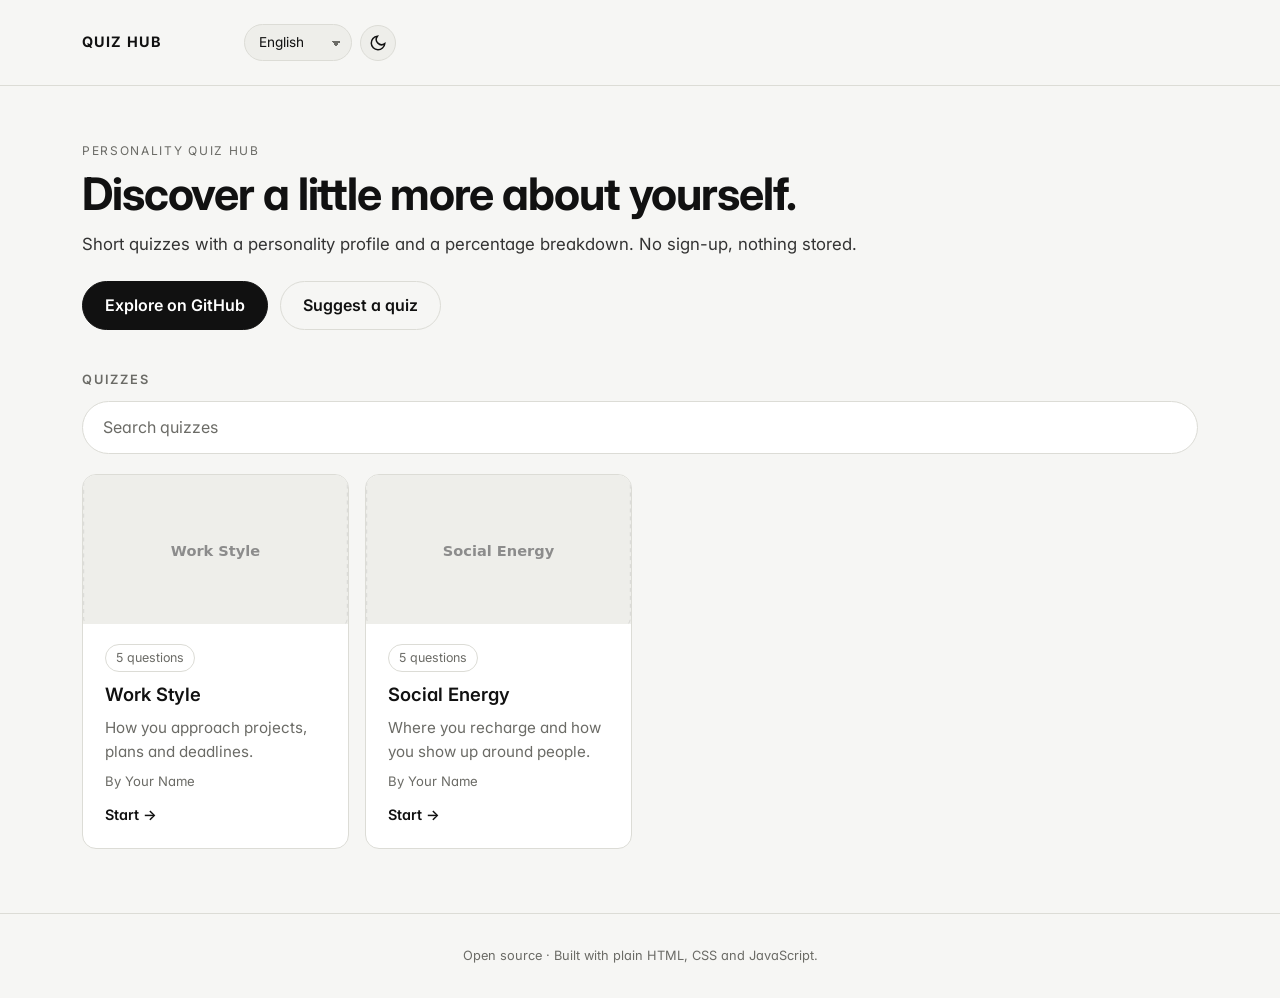
<file: index.html>
<!doctype html>
<html lang="en">
<head>
  <meta charset="utf-8">
  <meta name="viewport" content="width=device-width, initial-scale=1">
  <title data-i18n="site_title">Quiz Hub</title>
  <link rel="icon" href="assets/img/favicon.svg" type="image/svg+xml">
  <meta name="description" content="Short personality quizzes with instant results and percentage breakdowns.">
  <script>
    (function () {
      try {
        var t = localStorage.getItem('qh.theme') ||
          (matchMedia('(prefers-color-scheme: light)').matches ? 'light' : 'dark');
        document.documentElement.dataset.theme = t;
      } catch (e) { document.documentElement.dataset.theme = 'dark'; }
    })();
  </script>
  <link rel="preconnect" href="https://fonts.googleapis.com">
  <link rel="preconnect" href="https://fonts.gstatic.com" crossorigin>
  <link href="https://fonts.googleapis.com/css2?family=Inter:wght@400;500;600;700&display=swap" rel="stylesheet">
  <link rel="stylesheet" href="assets/css/styles.css">
</head>
<body data-base="">
  <header class="site-header">
    <div class="wrap bar">
      <a class="brand" href="index.html" data-i18n="site_title">Quiz Hub</a>
      <div class="controls" data-controls></div>
    </div>
  </header>

  <main class="wrap">
    <section class="hero">
      <p class="eyebrow" data-i18n="hero_eyebrow">Personality Quiz Hub</p>
      <h1 data-i18n="hero_title">Discover a little more about yourself.</h1>
      <p class="lead" data-i18n="hero_lead">Short quizzes with a personality profile and a percentage breakdown. No sign-up, nothing stored.</p>
      <div class="btn-row">
        <a class="btn btn-primary" data-i18n="explore_github" data-repo-path="" target="_blank" rel="noopener">Explore on GitHub</a>
        <a class="btn btn-ghost" data-i18n="suggest_quiz" data-repo-path="/issues/new?template=new-quiz.md&amp;labels=quiz" target="_blank" rel="noopener">Suggest a quiz</a>
      </div>
    </section>

    <h3 class="section-title" data-i18n="quizzes_title">Quizzes</h3>
    <div class="search-wrap">
      <input id="quiz-search" class="search" type="search" autocomplete="off" aria-label="Search quizzes">
    </div>
    <div id="quiz-grid" class="grid"></div>
    <p id="quiz-empty" class="empty hidden"></p>
  </main>

  <footer class="site-footer" data-i18n="footer">Open source · Built with plain HTML, CSS and JavaScript.</footer>

  <script src="assets/js/i18n.js"></script>
  <script src="assets/js/core.js"></script>
  <script src="assets/js/catalog.js"></script>
  <script src="assets/js/home.js"></script>
</body>
</html>
</file>
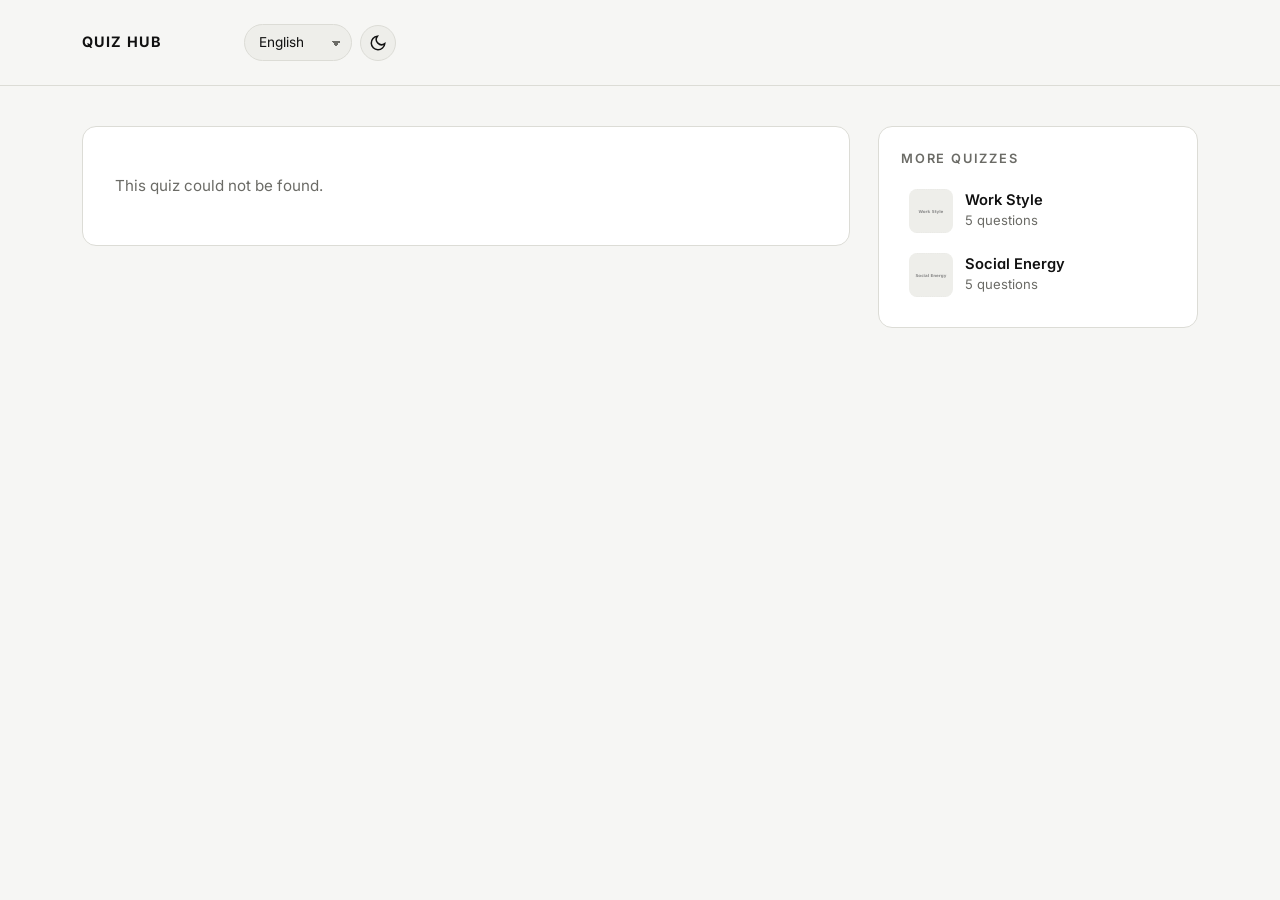
<file: quiz.html>
<!doctype html>
<html lang="en">
<head>
  <meta charset="utf-8">
  <meta name="viewport" content="width=device-width, initial-scale=1">
  <title>Quiz · Quiz Hub</title>
  <link rel="icon" href="assets/img/favicon.svg" type="image/svg+xml">
  <meta name="description" content="Personality quiz with instant results and percentage breakdowns.">
  <script>
    (function () {
      try {
        var t = localStorage.getItem('qh.theme') ||
          (matchMedia('(prefers-color-scheme: light)').matches ? 'light' : 'dark');
        document.documentElement.dataset.theme = t;
      } catch (e) { document.documentElement.dataset.theme = 'dark'; }
    })();
  </script>
  <link rel="preconnect" href="https://fonts.googleapis.com">
  <link rel="preconnect" href="https://fonts.gstatic.com" crossorigin>
  <link href="https://fonts.googleapis.com/css2?family=Inter:wght@400;500;600;700&display=swap" rel="stylesheet">
  <link rel="stylesheet" href="assets/css/styles.css">
</head>
<body data-base="">
  <header class="site-header">
    <div class="wrap bar">
      <a class="brand" href="index.html" data-i18n="site_title">Quiz Hub</a>
      <div class="controls" data-controls></div>
    </div>
  </header>

  <main class="wrap layout">
    <div class="layout-main">
      <div id="app"></div>
    </div>

    <aside class="side">
      <section class="card side-card">
        <h3 class="side-title" data-i18n="sidebar_title">More quizzes</h3>
        <ul class="side-list" id="side-list"></ul>
        <button type="button" class="btn btn-ghost btn-small side-more" id="side-more" data-i18n="load_more">Load more</button>
      </section>
    </aside>
  </main>

  <script src="assets/js/i18n.js"></script>
  <script src="assets/js/core.js"></script>
  <script src="assets/js/catalog.js"></script>
  <script src="assets/js/quiz-engine.js"></script>
  <script src="assets/js/sidebar.js"></script>
</body>
</html>
</file>
<file: assets/css/styles.css>
/* ==========================================================================
   Quiz Hub — minimal monochrome, light and dark themes, with animation.
   Theme is set on <html data-theme="light|dark"> (see core.js).
   ========================================================================== */

:root {
  --bg: #0a0a0a;
  --surface: #131313;
  --surface-2: #1b1b1b;
  --border: #2a2a2a;
  --text: #f4f4f4;
  --text-soft: #cfcfcf;
  --muted: #8c8c8c;
  --accent: #ffffff;
  --accent-ink: #0a0a0a;
  --hover: #555555;

  --radius: 14px;
  --max: 1180px;
  --side: 320px;
  --ease: cubic-bezier(0.2, 0.7, 0.2, 1);
  --font: "Inter", system-ui, -apple-system, "Segoe UI", Roboto, "Noto Sans SC", "Hiragino Sans", "Noto Sans JP", Helvetica, Arial, sans-serif;
  color-scheme: dark;
}

:root[data-theme="light"] {
  --bg: #f6f6f4;
  --surface: #ffffff;
  --surface-2: #eeeeea;
  --border: #dcdcd6;
  --text: #111111;
  --text-soft: #333333;
  --muted: #6b6b66;
  --accent: #111111;
  --accent-ink: #ffffff;
  --hover: #9a9a94;
  color-scheme: light;
}

*,
*::before,
*::after { box-sizing: border-box; }

html, body { margin: 0; padding: 0; }

body {
  background: var(--bg);
  color: var(--text);
  font-family: var(--font);
  font-feature-settings: "cv11", "ss01";
  line-height: 1.55;
  min-height: 100vh;
  display: flex;
  flex-direction: column;
  -webkit-font-smoothing: antialiased;
  transition: background-color 0.5s var(--ease), color 0.5s var(--ease);
}

main { flex: 1; width: 100%; }

a { color: inherit; }

button, select { font: inherit; }

:focus-visible { outline: 2px solid var(--accent); outline-offset: 3px; }

/* ---------- Layout ---------- */

.wrap {
  max-width: var(--max);
  margin: 0 auto;
  padding: 24px 32px;
}

.site-header {
  border-bottom: 1px solid var(--border);
  transition: border-color 0.5s var(--ease);
}

.bar {
  display: flex;
  justify-content: space-between;
  align-items: center;
  gap: 12px;
  flex-wrap: wrap;
}

.brand {
  font-weight: 700;
  letter-spacing: 0.08em;
  text-transform: uppercase;
  text-decoration: none;
  font-size: 0.9rem;
}

.controls {
  display: flex;
  align-items: center;
  gap: 8px;
}

main.wrap { padding-top: 40px; padding-bottom: 64px; }

/* Quiz pages: main column + sidebar on desktop */
.layout {
  display: grid;
  grid-template-columns: minmax(0, 1fr) var(--side);
  gap: 28px;
  align-items: start;
}

.layout-main { min-width: 0; }

.side {
  position: sticky;
  top: 24px;
}

.site-footer {
  text-align: center;
  color: var(--muted);
  font-size: 0.8rem;
  padding: 32px 20px;
  border-top: 1px solid var(--border);
}

.hero { padding: 16px 0 8px; }

/* ---------- Type ---------- */

.eyebrow {
  color: var(--muted);
  text-transform: uppercase;
  letter-spacing: 0.14em;
  font-size: 0.75rem;
  margin: 0 0 8px;
}

h1 {
  font-size: clamp(1.9rem, 5vw, 2.8rem);
  line-height: 1.12;
  margin: 0 0 12px;
  letter-spacing: -0.025em;
  font-weight: 700;
}

h2 {
  font-size: clamp(1.2rem, 3.5vw, 1.5rem);
  margin: 0 0 20px;
  font-weight: 600;
  line-height: 1.35;
  letter-spacing: -0.01em;
}

h3 { font-weight: 600; }

.lead { color: var(--text-soft); font-size: 1.05rem; margin: 0 0 16px; }

.meta { color: var(--muted); font-size: 0.9rem; margin: 0 0 24px; }

.small { color: var(--muted); font-size: 0.82rem; }

.empty { color: var(--muted); font-size: 0.95rem; }

.section-title {
  font-size: 0.8rem;
  text-transform: uppercase;
  letter-spacing: 0.14em;
  color: var(--muted);
  margin: 32px 0 12px;
}

/* ---------- Surfaces ---------- */

.card {
  background: var(--surface);
  border: 1px solid var(--border);
  border-radius: var(--radius);
  padding: 32px;
  transition: background-color 0.5s var(--ease), border-color 0.5s var(--ease);
}

.grid {
  display: grid;
  gap: 16px;
  grid-template-columns: repeat(auto-fill, minmax(260px, 1fr));
}

.quiz-card {
  text-decoration: none;
  display: flex;
  flex-direction: column;
  gap: 10px;
  transition: border-color 0.25s, transform 0.35s var(--ease), box-shadow 0.35s var(--ease);
  animation: rise 0.6s var(--ease) backwards;
  animation-delay: calc(var(--i, 0) * 90ms + 80ms);
}

.quiz-card:hover {
  border-color: var(--hover);
  transform: translateY(-3px);
  box-shadow: 0 10px 30px -18px rgba(0, 0, 0, 0.5);
}

.quiz-card h3 { margin: 0; font-size: 1.15rem; }

.quiz-card p {
  margin: 0;
  color: var(--muted);
  font-size: 0.95rem;
  flex: 1;
}

.tag {
  font-size: 0.78rem;
  color: var(--muted);
  border: 1px solid var(--border);
  border-radius: 999px;
  padding: 3px 10px;
  align-self: flex-start;
}

.go {
  font-size: 0.9rem;
  font-weight: 600;
  margin-top: 4px;
  transition: letter-spacing 0.3s var(--ease);
}

.quiz-card:hover .go { letter-spacing: 0.02em; }

/* ---------- Sidebar ---------- */

.side-card { padding: 22px; }

.side-title {
  font-size: 0.8rem;
  text-transform: uppercase;
  letter-spacing: 0.14em;
  color: var(--muted);
  margin: 0 0 12px;
  font-weight: 600;
}

.side-list {
  list-style: none;
  margin: 0;
  padding: 0;
  display: grid;
  gap: 4px;
}

.side-item {
  display: flex;
  align-items: center;
  gap: 12px;
  padding: 8px;
  border-radius: 10px;
  text-decoration: none;
  transition: background 0.2s, transform 0.25s var(--ease);
  animation: rise 0.45s var(--ease) backwards;
  animation-delay: calc(var(--i, 0) * 60ms);
}

.side-item:hover {
  background: var(--surface-2);
  transform: translateX(3px);
}

.side-item img {
  width: 44px;
  height: 44px;
  flex: 0 0 44px;
  border-radius: 8px;
  object-fit: cover;
  background: var(--surface-2);
}

.side-text {
  display: flex;
  flex-direction: column;
  min-width: 0;
}

.side-text strong {
  font-size: 0.92rem;
  font-weight: 600;
  line-height: 1.3;
  color: var(--text);
}

.side-more { margin-top: 14px; width: 100%; }

/* ---------- Buttons & controls ---------- */

.btn {
  font-weight: 600;
  border-radius: 999px;
  padding: 11px 22px;
  border: 1px solid var(--border);
  background: transparent;
  color: var(--text);
  cursor: pointer;
  text-decoration: none;
  display: inline-block;
  text-align: center;
  transition: background 0.2s, border-color 0.2s, color 0.2s, transform 0.2s var(--ease), opacity 0.2s;
}

.btn-small { padding: 8px 16px; font-size: 0.85rem; }

.btn:hover:not(:disabled) {
  border-color: var(--hover);
  transform: translateY(-1px);
}

.btn:active:not(:disabled) { transform: scale(0.97); }

.btn:disabled { opacity: 0.35; cursor: not-allowed; }

.btn-primary {
  background: var(--accent);
  color: var(--accent-ink);
  border-color: var(--accent);
}

.btn-primary:hover:not(:disabled) {
  opacity: 0.88;
  border-color: var(--accent);
}

.btn-ghost { background: transparent; }

.btn-row {
  display: flex;
  flex-wrap: wrap;
  gap: 12px;
  margin-top: 24px;
  align-items: center;
}

.select {
  appearance: none;
  -webkit-appearance: none;
  background: var(--surface-2);
  color: var(--text);
  border: 1px solid var(--border);
  border-radius: 999px;
  padding: 7px 30px 7px 14px;
  font-size: 0.85rem;
  cursor: pointer;
  background-image: linear-gradient(45deg, transparent 50%, var(--muted) 50%), linear-gradient(135deg, var(--muted) 50%, transparent 50%);
  background-position: calc(100% - 15px) 52%, calc(100% - 10px) 52%;
  background-size: 5px 5px, 5px 5px;
  background-repeat: no-repeat;
  transition: border-color 0.2s;
}

.select:hover { border-color: var(--hover); }

.icon-btn {
  width: 36px;
  height: 36px;
  border-radius: 999px;
  border: 1px solid var(--border);
  background: var(--surface-2);
  color: var(--text);
  cursor: pointer;
  display: inline-flex;
  align-items: center;
  justify-content: center;
  transition: border-color 0.2s, background 0.3s;
}

.icon-btn:hover { border-color: var(--hover); }

.icon-btn svg { transition: transform 0.5s var(--ease); }

.icon-btn:hover svg { transform: rotate(25deg); }

:root[data-theme="dark"] .icon-moon { display: none; }
:root[data-theme="light"] .icon-sun { display: none; }

/* ---------- Quiz engine ---------- */

.screen { animation: rise 0.55s var(--ease) backwards; }

.quiz-head {
  display: flex;
  justify-content: space-between;
  gap: 12px;
  color: var(--muted);
  font-size: 0.85rem;
  flex-wrap: wrap;
}

.progress {
  height: 4px;
  background: var(--surface-2);
  border-radius: 999px;
  overflow: hidden;
  margin: 14px 0 24px;
}

.progress-fill {
  height: 100%;
  background: var(--accent);
  border-radius: 999px;
  transition: width 0.7s var(--ease);
}

.prompt {
  font-size: clamp(1.15rem, 3.5vw, 1.4rem);
  animation: rise 0.5s var(--ease) backwards;
}

.options { display: grid; gap: 10px; }

.option {
  position: relative;
  text-align: left;
  background: var(--surface-2);
  color: var(--text);
  border: 1px solid var(--border);
  border-radius: 10px;
  padding: 14px 44px 14px 16px;
  cursor: pointer;
  line-height: 1.4;
  transition: border-color 0.25s, background 0.25s, transform 0.25s var(--ease);
  animation: rise 0.45s var(--ease) backwards;
  animation-delay: calc(var(--i, 0) * 70ms + 100ms);
}

.option:hover {
  border-color: var(--hover);
  transform: translateX(4px);
}

.option[aria-pressed="true"] {
  border-color: var(--accent);
  background: var(--surface);
}

.option[aria-pressed="true"]::after {
  content: "";
  position: absolute;
  right: 16px;
  top: 50%;
  width: 10px;
  height: 10px;
  margin-top: -5px;
  border-radius: 50%;
  background: var(--accent);
  animation: pop 0.4s var(--ease) both;
}

.nav {
  display: flex;
  justify-content: space-between;
  margin-top: 28px;
  gap: 12px;
}

.qimg {
  margin: 0 0 20px;
  text-align: center;
}

.qimg img {
  display: block;
  width: 100%;
  max-height: 260px;
  object-fit: contain;
  margin: 0 auto;
  animation: fade 0.8s ease backwards;
}

.qimg-start { margin-bottom: 24px; }

.result-title {
  font-size: clamp(2.1rem, 6vw, 3rem);
  margin: 4px 0 12px;
  letter-spacing: -0.03em;
}

.rise-late { animation: rise 0.6s var(--ease) 0.15s backwards; }

.pop { animation: pop 0.7s var(--ease) backwards; }

.bars { display: grid; gap: 14px; }

.bar {
  display: grid;
  grid-template-columns: 150px 1fr 52px;
  gap: 12px;
  align-items: center;
  font-size: 0.9rem;
  animation: rise 0.5s var(--ease) backwards;
  animation-delay: calc(var(--i, 0) * 110ms + 350ms);
}

.bar > span {
  color: var(--text-soft);
  white-space: nowrap;
  overflow: hidden;
  text-overflow: ellipsis;
}

.track {
  height: 8px;
  background: var(--surface-2);
  border-radius: 999px;
  overflow: hidden;
}

.fill {
  height: 100%;
  background: var(--text);
  border-radius: 999px;
  transition: width 1.1s var(--ease);
}

.bar b {
  text-align: right;
  font-weight: 600;
  font-variant-numeric: tabular-nums;
}

.hidden { display: none !important; }

/* ---------- Keyframes ---------- */

@keyframes rise {
  from { opacity: 0; transform: translateY(16px); }
  to   { opacity: 1; transform: none; }
}

@keyframes pop {
  0%   { opacity: 0; transform: scale(0.9); }
  70%  { opacity: 1; transform: scale(1.02); }
  100% { opacity: 1; transform: none; }
}

@keyframes fade {
  from { opacity: 0; }
  to   { opacity: 1; }
}

/* ---------- Responsive ---------- */

/* Below desktop width: single column, sidebar hidden. */
@media (max-width: 899px) {
  .layout { grid-template-columns: minmax(0, 1fr); }
  .side { display: none; }
}

/* Phones: use the full screen width, tighter spacing. */
@media (max-width: 560px) {
  .wrap { padding: 20px 14px; }
  main.wrap { padding-top: 24px; padding-bottom: 40px; }
  .card { padding: 20px; border-radius: 12px; }
  .hero { padding-top: 8px; }
  .bar { grid-template-columns: 96px 1fr 44px; gap: 10px; }
  .btn-row .btn { flex: 1 1 auto; }
  .nav .btn { padding: 10px 16px; }
}

@media (prefers-reduced-motion: reduce) {
  *, *::before, *::after {
    animation-duration: 0.01ms !important;
    animation-delay: 0ms !important;
    transition-duration: 0.01ms !important;
  }
}

/* ---------- Homepage quiz cards with thumbnail ---------- */

.quiz-card {
  padding: 0;
  overflow: hidden;
}

.quiz-row {
  display: flex;
  flex-direction: column;
  height: 100%;
}

.quiz-thumb {
  display: block;
  width: 100%;
  aspect-ratio: 16 / 9;
  height: auto;
  object-fit: cover;
  border-radius: 0;
  background: var(--surface-2);
  transition: transform 0.4s var(--ease);
}

.quiz-card:hover .quiz-thumb { transform: scale(1.03); }

.quiz-body {
  display: flex;
  flex-direction: column;
  gap: 8px;
  flex: 1;
  padding: 20px 22px 22px;
}

/* ---------- Homepage search ---------- */

.search-wrap { margin: 0 0 20px; }

.search {
  width: 100%;
  font: inherit;
  font-size: 1rem;
  color: var(--text);
  background: var(--surface);
  border: 1px solid var(--border);
  border-radius: 999px;
  padding: 13px 20px;
  outline: none;
  transition: border-color 0.25s, box-shadow 0.25s;
}

.search::placeholder { color: var(--muted); }

.search:focus {
  border-color: var(--hover);
  box-shadow: 0 0 0 4px var(--surface-2);
}

#quiz-empty { margin-top: 20px; }
</file>
